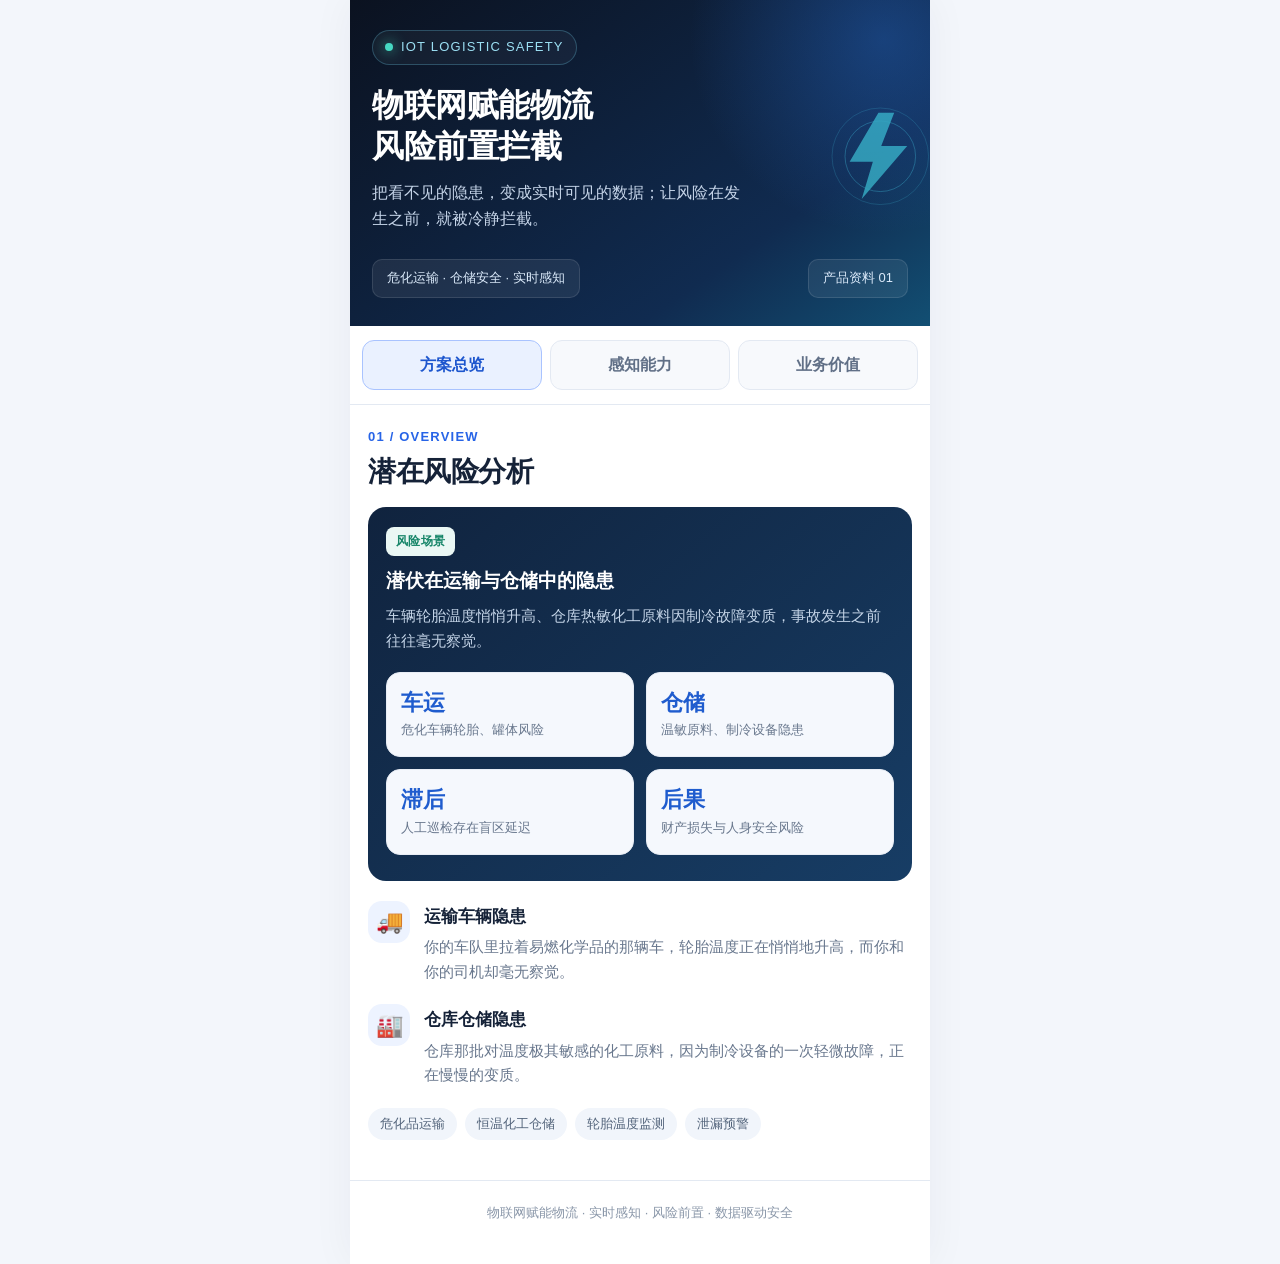
<file: index_wuliu_bak.html>
<!DOCTYPE html>
<html lang="zh-CN">
<head>
<meta charset="UTF-8">
<meta name="viewport" content="width=device-width, initial-scale=1.0, maximum-scale=5.0, viewport-fit=cover">
<meta name="theme-color" content="#0b1220">
<title>物联网赋能物流</title>
<style>
  /* 基础重置 + 手机字体放大 */
  * {
    box-sizing: border-box;
    -webkit-tap-highlight-color: transparent;
  }

  html {
    font-size: 18px; /* 根字号加大，方便 rem 缩放；但主要用 px 控制，这里确保 body 默认大 */
    scroll-behavior: smooth;
  }

  body {
    margin: 0;
    background: #f3f6fb;
    font-family: -apple-system, BlinkMacSystemFont, "Segoe UI", "PingFang SC",
                 "Hiragino Sans GB", "Microsoft YaHei", sans-serif;
    color: #152238;
    line-height: 1.6;
    font-size: 16px;        /* 基础字号比之前 13-14px 大 */
    padding: 0;
    /* 让手机可以正常滚动，并且点击不出现奇怪高亮 */
    min-height: 100vh;
    -webkit-font-smoothing: antialiased;
  }

  .app {
    max-width: 580px;       /* 稍宽一点，但保持手机友好 */
    margin: 0 auto;
    background: #fff;
    min-height: 100vh;
    box-shadow: 0 0 40px rgba(16, 33, 59, 0.05);
    padding-bottom: 10px;
    overflow-x: hidden;     /* 防止意外溢出 */
  }

  /* 所有按钮可点区域大，字体大 */
  button {
    font-family: inherit;
    font-size: 16px;
    cursor: pointer;
    touch-action: manipulation;
    border: none;
    background: none;
    color: inherit;
  }

  /* Hero 区域字体放大 */
  .hero {
    position: relative;
    overflow: hidden;
    padding: 30px 22px 28px;
    background: radial-gradient(circle at 92% 12%, #2b78e655, transparent 32%),
                linear-gradient(145deg, #0b1220, #102b50 72%, #124f73);
    color: #fff;
  }

  .eyebrow {
    display: inline-flex;
    align-items: center;
    gap: 8px;
    font-size: 13px;
    letter-spacing: 1.2px;
    color: #9bdff3;
    border: 1px solid #72d6f344;
    padding: 6px 12px;
    border-radius: 99px;
    background: #ffffff0a;
  }

  .dot {
    width: 8px;
    height: 8px;
    border-radius: 50%;
    background: #46d8c2;
    box-shadow: 0 0 14px #46d8c2;
  }

  .hero h1 {
    font-size: 32px;        /* 加大 */
    line-height: 1.3;
    margin: 20px 0 12px;
    letter-spacing: -0.5px;
    font-weight: 700;
  }

  .hero p {
    margin: 0;
    color: #c5d4e8;
    font-size: 16px;        /* 加大 */
    max-width: 380px;
    line-height: 1.65;
  }

  .hero-bottom {
    display: flex;
    align-items: center;
    justify-content: space-between;
    margin-top: 26px;
    gap: 12px;
    flex-wrap: wrap;
  }

  .hero-tag {
    font-size: 13px;
    color: #dbeafa;
    background: #ffffff12;
    border: 1px solid #ffffff1c;
    border-radius: 10px;
    padding: 8px 14px;
    white-space: nowrap;
  }

  .art-svg {
    position: absolute;
    right: -16px;
    top: 95px;
    width: 150px;
    height: 130px;
    opacity: 0.7;
    pointer-events: none;
  }

  /* 导航：加大按钮和字体，便于触摸 */
  .nav {
    display: flex;
    gap: 8px;
    padding: 14px 12px;
    position: sticky;
    top: 0;
    background: #ffffffed;
    backdrop-filter: blur(12px);
    z-index: 20;
    border-bottom: 1px solid #e3e9f2;
  }

  .nav button {
    flex: 1;
    min-width: 0;
    border: 1px solid #e3e9f2;
    background: #f7f9fc;
    color: #617087;
    padding: 14px 4px;       /* 更大的点击区域 */
    border-radius: 12px;
    font-size: 16px;         /* 加大 */
    font-weight: 650;
    text-align: center;
    transition: background 0.15s, color 0.15s, border-color 0.15s;
    line-height: 1.3;
    word-break: keep-all;
  }

  .nav button.active {
    background: #eaf1ff;
    border-color: #a9c3ff;
    color: #1d56ce;
  }

  /* 内容区 */
  .content {
    padding: 22px 18px 40px;
  }

  .section {
    display: none;
  }

  .section.active {
    display: block;
    animation: fade 0.25s ease;
  }

  @keyframes fade {
    from { opacity: 0.3; transform: translateY(6px); }
    to { opacity: 1; transform: none; }
  }

  .section-kicker {
    font-size: 13px;
    font-weight: 800;
    letter-spacing: 1.2px;
    color: #2764e7;
    text-transform: uppercase;
    margin-bottom: 6px;
  }

  .title {
    font-size: 28px;         /* 加大 */
    line-height: 1.3;
    margin: 6px 0 12px;
    letter-spacing: -0.4px;
    font-weight: 700;
  }

  .lead {
    font-size: 16px;
    color: #68778d;
    margin: 0 0 20px;
    line-height: 1.65;
  }

  /* 卡片：内边距更大，文字更大 */
  .card {
    border: 1px solid #e3e9f2;
    border-radius: 18px;
    padding: 20px 18px;
    margin: 16px 0;
    background: #fff;
  }

  .card.dark {
    background: linear-gradient(140deg, #10233e, #173d65);
    color: #fff;
    border: none;
  }

  .card h3 {
    margin: 0 0 10px;
    font-size: 19px;         /* 加大 */
    font-weight: 650;
    line-height: 1.4;
  }

  .card p {
    font-size: 15px;
    color: #68778d;
    margin: 0;
    line-height: 1.65;
  }

  .card.dark p {
    color: #c5d5e8;
  }

  .pill {
    display: inline-block;
    font-size: 12px;
    padding: 5px 10px;
    border-radius: 8px;
    background: #eaf7f4;
    color: #168568;
    margin-bottom: 12px;
    font-weight: 600;
    letter-spacing: 0.3px;
  }

  /* 指标网格：字体加大 */
  .metrics {
    display: grid;
    grid-template-columns: repeat(2, minmax(0, 1fr));
    gap: 12px;
    margin: 18px 0 6px;
  }

  .metric {
    padding: 16px 14px;
    border-radius: 14px;
    background: #f5f8fd;
    border: 1px solid #e8edf5;
  }

  .metric strong {
    display: block;
    font-size: 22px;        /* 加大 */
    color: #1f5cce;
    letter-spacing: -0.4px;
    line-height: 1.3;
    margin-bottom: 4px;
  }

  .metric span {
    font-size: 13px;
    color: #68778d;
    line-height: 1.45;
    display: block;
  }

  /* 特性条目 */
  .feature {
    display: flex;
    gap: 14px;
    margin: 20px 0;
    align-items: flex-start;
  }

  .feature-icon {
    width: 42px;
    height: 42px;
    flex: 0 0 42px;
    border-radius: 14px;
    background: #edf3ff;
    display: grid;
    place-items: center;
    color: #2764e7;
    font-size: 22px;
    font-weight: 500;
  }

  .feature b {
    font-size: 17px;        /* 加大 */
    display: block;
    margin: 2px 0 5px;
    font-weight: 650;
  }

  .feature p {
    font-size: 15px;
    color: #68778d;
    margin: 0;
    line-height: 1.65;
  }

  /* 引用块 */
  .quote {
    font-size: 17px;
    font-weight: 600;
    line-height: 1.7;
    border-left: 4px solid #27c3d5;
    padding: 8px 0 8px 16px;
    margin: 24px 0;
    color: #1a2c47;
    background: #f9fcff;
    border-radius: 0 12px 12px 0;
  }

  .tag-row {
    display: flex;
    gap: 8px;
    flex-wrap: wrap;
    margin-top: 16px;
  }

  .tag {
    font-size: 13px;
    padding: 7px 12px;
    background: #f1f5fb;
    color: #53647b;
    border-radius: 20px;
    font-weight: 500;
    line-height: 1.4;
  }

  .footer {
    padding: 22px 20px 30px;
    border-top: 1px solid #e3e9f2;
    color: #8a97a9;
    font-size: 13px;
    text-align: center;
    line-height: 1.6;
  }

  /* 提示条：字体加大、位置调整 */
  #toast {
    position: fixed;
    left: 50%;
    bottom: 30px;
    transform: translate(-50%, 30px);
    opacity: 0;
    pointer-events: none;
    background: #17253b;
    color: white;
    padding: 14px 22px;
    border-radius: 30px;
    font-size: 15px;
    box-shadow: 0 10px 30px rgba(0, 0, 0, 0.2);
    transition: 0.25s;
    z-index: 100;
    max-width: 90vw;
    white-space: nowrap;
    font-weight: 500;
  }

  /* 媒体查询：极小屏幕微调 */
  @media (max-width: 400px) {
    .hero h1 { font-size: 28px; }
    .title { font-size: 24px; }
    .metric strong { font-size: 20px; }
    .nav button { font-size: 15px; padding: 12px 2px; }
    .content { padding: 18px 14px 32px; }
    .hero-tag { font-size: 12px; padding: 6px 10px; white-space: normal; }
    .hero-bottom { justify-content: flex-start; }
  }

  /* 让点击区域更容易，链接和按钮都去掉默认外观 */
  button:focus-visible {
    outline: 2px solid #2764e7;
    outline-offset: 2px;
  }

  /* 防止图片或svg被选中 */
  .art-svg {
    user-select: none;
  }
</style>
</head>
<body>
<div class="app">
  <header class="hero">
    <span class="eyebrow"><span class="dot"></span> IOT LOGISTIC SAFETY</span>
    <h1>物联网赋能物流<br>风险前置拦截</h1>
    <p>把看不见的隐患，变成实时可见的数据；让风险在发生之前，就被冷静拦截。</p>
    <div class="hero-bottom">
      <span class="hero-tag">危化运输 · 仓储安全 · 实时感知</span>
      <span class="hero-tag">产品资料 01</span>
    </div>
    <svg class="art-svg" viewBox="0 0 160 140" fill="none" aria-hidden="true">
      <circle cx="90" cy="66" r="52" stroke="#45c7e2" stroke-opacity=".3" />
      <circle cx="90" cy="66" r="38" stroke="#45c7e2" stroke-opacity=".5" />
      <path d="M88 19L57 72H82L70 112L119 55H91L105 19Z" fill="#43d4e6" fill-opacity=".88" />
    </svg>
  </header>

  <!-- 导航按钮加大，更易触摸 -->
  <nav class="nav" aria-label="资料导航">
    <button class="active" data-tab="overview">方案总览</button>
    <button data-tab="capability">感知能力</button>
    <button data-tab="value">业务价值</button>
  </nav>

  <main class="content">
    <!-- 总览 -->
    <section class="section active" id="overview">
      <div class="section-kicker">01 / OVERVIEW</div>
      <h2 class="title">潜在风险分析</h2>
      <div class="card dark">
        <span class="pill">风险场景</span>
        <h3>潜伏在运输与仓储中的隐患</h3>
        <p>车辆轮胎温度悄悄升高、仓库热敏化工原料因制冷故障变质，事故发生之前往往毫无察觉。</p>
        <div class="metrics">
          <div class="metric"><strong>车运</strong><span>危化车辆轮胎、罐体风险</span></div>
          <div class="metric"><strong>仓储</strong><span>温敏原料、制冷设备隐患</span></div>
          <div class="metric"><strong>滞后</strong><span>人工巡检存在盲区延迟</span></div>
          <div class="metric"><strong>后果</strong><span>财产损失与人身安全风险</span></div>
        </div>
      </div>

      <div class="feature">
        <div class="feature-icon">🚚</div>
        <div>
          <b>运输车辆隐患</b>
          <p>你的车队里拉着易燃化学品的那辆车，轮胎温度正在悄悄地升高，而你和你的司机却毫无察觉。</p>
        </div>
      </div>

      <div class="feature">
        <div class="feature-icon">🏭</div>
        <div>
          <b>仓库仓储隐患</b>
          <p>仓库那批对温度极其敏感的化工原料，因为制冷设备的一次轻微故障，正在慢慢的变质。</p>
        </div>
      </div>
      <div class="tag-row">
        <span class="tag">危化品运输</span>
        <span class="tag">恒温化工仓储</span>
        <span class="tag">轮胎温度监测</span>
        <span class="tag">泄漏预警</span>
      </div>
    </section>

    <!-- 感知能力 -->
    <section class="section" id="capability">
      <div class="section-kicker">02 / CAPABILITY</div>
      <h2 class="title">物联网，让风险开始“说话”</h2>
      <p class="lead">它不是简单的定位，而是给风险点位部署传感器，让沉默的物理状态二十四小时向你喊话。</p>

      <div class="card dark">
        <span class="pill">感知能力</span>
        <h3>传感器代替人眼，7×24小时盯防</h3>
        <p>从前预防事故靠司机肉眼检查、保管员定期巡检；现在物联网传感器持续采集关键状态数据。</p>
        <div class="metrics">
          <div class="metric"><strong>胎压胎温</strong><span>轮胎内置传感器监测报警</span></div>
          <div class="metric"><strong>气体泄漏</strong><span>罐车气体传感器第一时间发现</span></div>
          <div class="metric"><strong>温湿度</strong><span>仓库探头自动上报调节</span></div>
          <div class="metric"><strong>AI预警</strong><span>提前识别过热等风险</span></div>
        </div>
      </div>

      <div class="feature">
        <div class="feature-icon">◉</div>
        <div>
          <b>轮胎传感器</b>
          <p>在轮胎里埋下一个传感器，实时监测胎压和温度，一旦异常就立即报警。</p>
        </div>
      </div>

      <div class="feature">
        <div class="feature-icon">☁</div>
        <div>
          <b>气体监测传感器</b>
          <p>在化学品运输罐车上安装气体监测传感器，泄漏第一时间就知道。</p>
        </div>
      </div>

      <div class="feature">
        <div class="feature-icon">🌡</div>
        <div>
          <b>温湿度探头</b>
          <p>在冷链仓库的每个角落部署温湿度探头，数据自动上报、自动调节。</p>
        </div>
      </div>

      <div class="card">
        <h3>用实时的数据拦截灾难</h3>
        <p>通过物联网实时监测，让AI高温预预警系统能够提前发现轮胎过热风险。</p>
      </div>

      <div class="quote">它让原本那些沉默的可能酝酿大祸的物理状态开始二十四小时向你喊话。</div>
    </section>

    <!-- 业务价值 -->
    <section class="section" id="value">
      <div class="section-kicker">03 / BUSINESS VALUE</div>
      <h2 class="title">不止预警，更是企业经营底气</h2>
      <p class="lead">解决的不只是经济损失，降低管理成本。</p>

      <div class="card dark">
        <span class="pill">商业价值</span>
        <h3>安全从成本支出变成可溢价竞争力</h3>
        <p>一套数据实时可查的安全管理系统。</p>
        <div class="metrics">
          <div class="metric"><strong>监管</strong><span>数据可追溯，合规有据</span></div>
          <div class="metric"><strong>保险</strong><span>安全评级提升</span></div>
          <div class="metric"><strong>竞争力</strong><span>安全能力形成业务溢价</span></div>
        </div>
      </div>

      <div class="feature">
        <div class="feature-icon">🛡</div>
        <div>
          <b>面对监管</b>
          <p>当你拥有一套被物联网严格监控，数据实时可查的安全管理系统。</p>
        </div>
      </div>

      <div class="feature">
        <div class="feature-icon">📈</div>
        <div>
          <b>经营层面收益</b>
          <p>你的安全评级上去了呢，保险费率可能就下来了。安全从一项成本支出变成一个可溢价的市场竞争力。</p>
        </div>
      </div>

      <div class="quote">所以物联网对你而言远不是几个报警器，它是悬在那些高风险高资产上的一个数字保险丝。</div>

      <div class="tag-row">
        <span class="tag">安全合规</span>
        <span class="tag">保险议价</span>
        <span class="tag">风险前置</span>
      </div>
    </section>
  </main>

  <footer class="footer">物联网赋能物流 · 实时感知 · 风险前置 · 数据驱动安全</footer>
</div>

<!-- Toast 提示 -->
<div id="toast">已复制</div>

<script>
  (function() {
    // 导航切换
    const buttons = [...document.querySelectorAll('[data-tab]')];
    const sections = [...document.querySelectorAll('.section')];

    buttons.forEach(btn => {
      btn.addEventListener('click', function() {
        // 切换 active 状态
        buttons.forEach(b => b.classList.toggle('active', b === btn));
        sections.forEach(s => s.classList.toggle('active', s.id === btn.dataset.tab));
        // 平滑滚动到顶部（兼容手机）
        window.scrollTo({ top: 0, behavior: 'smooth' });
      });
    });

    // 提示条工具
    const toastEl = document.getElementById('toast');
    let toastTimer = null;

    function showToast(msg) {
      toastEl.textContent = msg || '已复制';
      toastEl.style.opacity = '1';
      toastEl.style.transform = 'translate(-50%, 0)';
      if (toastTimer) clearTimeout(toastTimer);
      toastTimer = setTimeout(() => {
        toastEl.style.opacity = '0';
        toastEl.style.transform = 'translate(-50%, 30px)';
      }, 2100);
    }

    // 复制文本（保留原本功能，但不强制使用）
    async function copyText(text) {
      try {
        await navigator.clipboard.writeText(text);
        showToast('已复制到剪贴板');
      } catch (e) {
        // 降级方案
        const ta = document.createElement('textarea');
        ta.value = text;
        ta.style.position = 'fixed';
        ta.style.opacity = '0';
        ta.style.top = '0';
        ta.style.left = '0';
        document.body.appendChild(ta);
        ta.select();
        try {
          document.execCommand('copy');
          showToast('已复制');
        } catch (err) {
          showToast('请长按手动复制');
        }
        ta.remove();
      }
    }

    // 将复制功能暴露给可能的调用，但页面没有复制按钮，无需额外绑定
    // 如果未来有元素带 data-copy 可以绑定，这里保留
    document.querySelectorAll('[data-copy]').forEach(el => {
      el.addEventListener('click', () => {
        copyText(el.dataset.copy || el.textContent.trim());
      });
    });
  })();
</script>
</body>
</html>
</file>
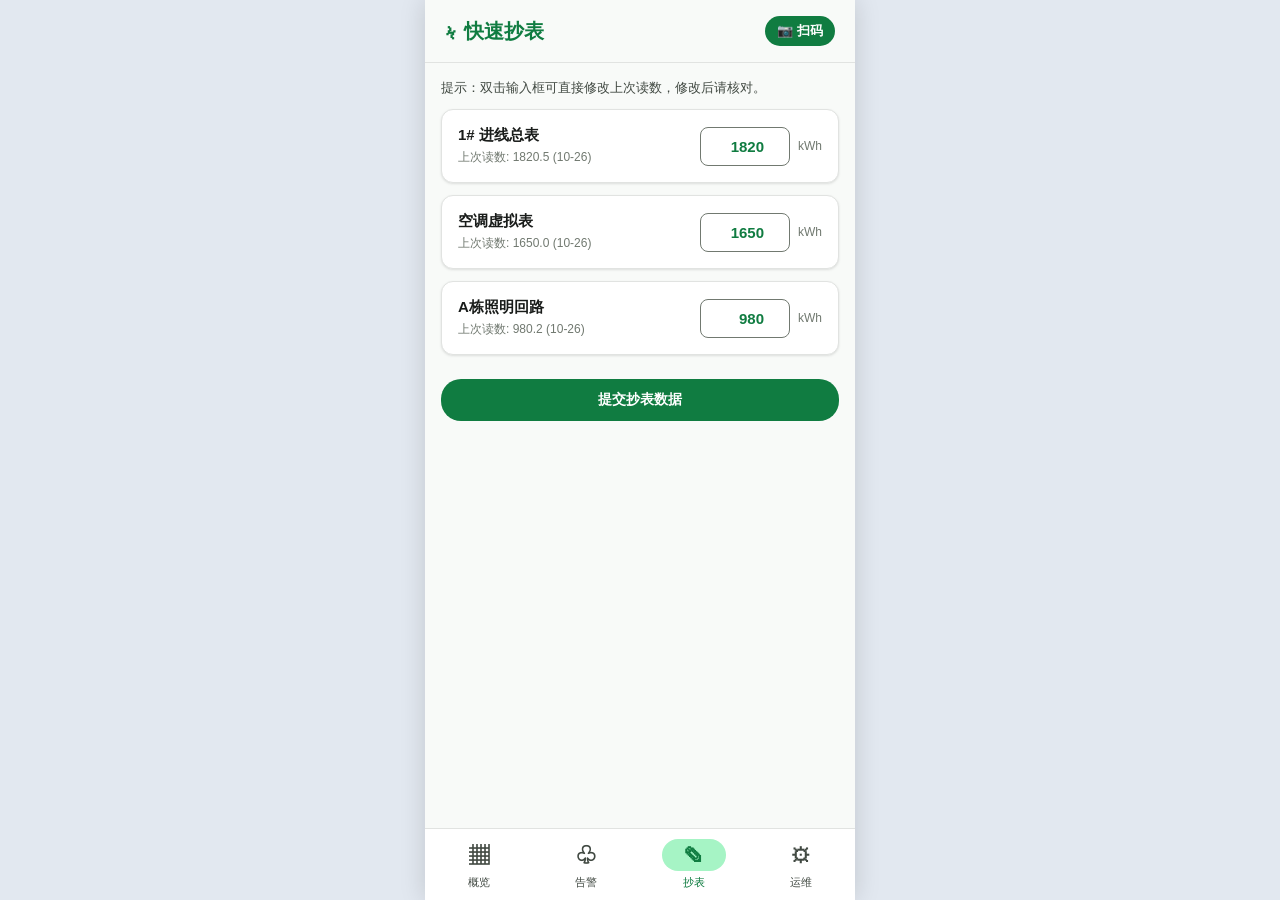
<file: meter.html>
<!DOCTYPE html>
<html lang="zh-CN">
<head>
<meta charset="UTF-8" />
<meta name="viewport" content="width=device-width, initial-scale=1.0, maximum-scale=1.0, user-scalable=no, viewport-fit=cover" />
<title>抄表</title>
<link rel="stylesheet" href="common.css">
<style>
  .meter-list { display: flex; flex-direction: column; gap: 12px; }
  .meter-item { background: white; border-radius: 12px; padding: 16px; box-shadow: var(--elevation-1); display: flex; justify-content: space-between; align-items: center; border: 1px solid var(--surface-variant); }
  .meter-info h4 { font-size: 15px; margin-bottom: 4px; }
  .meter-info p { font-size: 12px; color: var(--outline); }
  .meter-input-wrap { display: flex; align-items: center; gap: 8px; }
  .meter-input { width: 90px; padding: 10px; border: 1px solid var(--outline); border-radius: 8px; text-align: right; font-size: 15px; font-weight: 700; color: var(--primary); outline: none; }
  .meter-input:focus { border-color: var(--primary); }
</style>
</head>
<body>
<div class="app-container">
  <header class="app-bar">
    <div class="app-bar-title">快速抄表</div>
    <div class="app-bar-action" style="background:var(--primary); color:white;" onclick="showToast('调起相机扫码')">📷 扫码</div>
  </header>

  <div class="page-viewport">
    <div class="page active">
      <div style="font-size:13px; color:var(--on-surface-variant); margin-bottom:12px;">提示：双击输入框可直接修改上次读数，修改后请核对。</div>
      
      <div class="meter-list">
        <div class="meter-item">
          <div class="meter-info">
            <h4>1# 进线总表</h4>
            <p>上次读数: 1820.5 (10-26)</p>
          </div>
          <div class="meter-input-wrap">
            <input type="number" class="meter-input" value="1820" onfocus="this.value=''">
            <span style="font-size:12px; color:var(--outline);">kWh</span>
          </div>
        </div>

        <div class="meter-item">
          <div class="meter-info">
            <h4>空调虚拟表</h4>
            <p>上次读数: 1650.0 (10-26)</p>
          </div>
          <div class="meter-input-wrap">
            <input type="number" class="meter-input" value="1650" onfocus="this.value=''">
            <span style="font-size:12px; color:var(--outline);">kWh</span>
          </div>
        </div>

        <div class="meter-item">
          <div class="meter-info">
            <h4>A栋照明回路</h4>
            <p>上次读数: 980.2 (10-26)</p>
          </div>
          <div class="meter-input-wrap">
            <input type="number" class="meter-input" value="980" onfocus="this.value=''">
            <span style="font-size:12px; color:var(--outline);">kWh</span>
          </div>
        </div>
      </div>

      <button class="m3-btn primary" style="margin-top: 24px;" onclick="showToast('所有读数已提交成功！')">提交抄表数据</button>
    </div>
  </div>

  <nav class="bottom-nav">
    <a href="index.html" class="nav-item"><div class="nav-indicator"><span class="nav-icon">▦</span></div><div>概览</div></a>
    <a href="alerts.html" class="nav-item"><div class="nav-indicator"><span class="nav-icon">♧</span></div><div>告警</div></a>
    <a href="meter.html" class="nav-item active"><div class="nav-indicator"><span class="nav-icon">✎</span></div><div>抄表</div></a>
    <a href="devices.html" class="nav-item"><div class="nav-indicator"><span class="nav-icon">⚙</span></div><div>运维</div></a>
  </nav>
</div>
<div class="toast" id="toast">操作成功</div>
<script src="common.js"></script>
</body>
</html>
</file>
<file: common.css>
:root {
  --primary: #107C41; --on-primary: #FFFFFF;
  --primary-container: #A6F4C5; --on-primary-container: #002110;
  --surface: #F8FAF8; --surface-variant: #E1E3E1;
  --on-surface: #191C1A; --on-surface-variant: #414942;
  --outline: #717970;
  --blue: #3B82F6; --orange: #F59E0B; --red: #EF4444; --green: #10B981;
  --elevation-1: 0 1px 3px rgba(0,0,0,0.08), 0 1px 2px rgba(0,0,0,0.04);
  --elevation-2: 0 4px 6px -1px rgba(0,0,0,0.08), 0 2px 4px -1px rgba(0,0,0,0.04);
}
* { margin: 0; padding: 0; box-sizing: border-box; -webkit-tap-highlight-color: transparent; }
body { font-family: -apple-system, 'PingFang SC', sans-serif; background-color: #E2E8F0; display: flex; justify-content: center; color: var(--on-surface); overflow: hidden; }
.app-container { width: 100%; max-width: 430px; height: 100vh; background-color: var(--surface); position: relative; display: flex; flex-direction: column; box-shadow: 0 0 24px rgba(0,0,0,0.15); overflow: hidden; }

/* 顶部 AppBar */
.app-bar { background: var(--surface); padding: calc(16px + env(safe-area-inset-top)) 20px 16px; display: flex; justify-content: space-between; align-items: center; flex-shrink: 0; z-index: 10; border-bottom: 1px solid var(--surface-variant); }
.app-bar-title { font-size: 20px; font-weight: 700; color: var(--primary); display: flex; align-items: center; gap: 8px; }
.app-bar-title::before { content: "ϟ"; font-size: 22px; }
.app-bar-action { background: #E8F5E9; color: var(--primary); font-size: 13px; font-weight: 600; padding: 6px 12px; border-radius: 16px; transition: 0.2s; cursor: pointer; }
.app-bar-action:active { background: #C8E6C9; transform: scale(0.95); }

/* 页面视口与转场动画 */
.page-viewport { flex: 1; overflow: hidden; position: relative; }
.page { position: absolute; top: 0; left: 0; width: 100%; height: 100%; overflow-y: auto; padding: 16px 16px calc(80px + env(safe-area-inset-bottom)); opacity: 0; transform: translateY(15px) scale(0.98); pointer-events: none; transition: all 0.3s cubic-bezier(0.2, 0.8, 0.2, 1); }
.page.active { opacity: 1; transform: translateY(0) scale(1); pointer-events: auto; }
.page::-webkit-scrollbar { display: none; }

/* 通用组件 */
.m3-card { background: white; border-radius: 16px; padding: 16px; margin-bottom: 16px; box-shadow: var(--elevation-1); }
.section-title { font-size: 16px; font-weight: 600; margin-bottom: 12px; display: flex; justify-content: space-between; align-items: center; }
.m3-btn { padding: 12px 24px; border-radius: 20px; font-size: 14px; font-weight: 600; border: none; cursor: pointer; transition: 0.2s; display: flex; justify-content: center; align-items: center; gap: 8px; }
.m3-btn.primary { background: var(--primary); color: white; width: 100%; }
.m3-btn.primary:active { background: #0d6133; transform: scale(0.98); }
.m3-btn.outline { background: transparent; border: 1px solid var(--outline); color: var(--on-surface); }
.m3-btn.outline:active { background: var(--surface-variant); }
.m3-btn.danger { background: #FEE2E2; color: var(--red); }

/* 底部导航 */
.bottom-nav { position: absolute; bottom: 0; width: 100%; height: 72px; background: rgba(255, 255, 255, 0.95); backdrop-filter: blur(10px); border-top: 1px solid var(--surface-variant); display: flex; justify-content: space-around; align-items: center; padding-bottom: env(safe-area-inset-bottom); z-index: 100; }
.nav-item { display: flex; flex-direction: column; align-items: center; font-size: 11px; color: var(--on-surface-variant); gap: 2px; flex: 1; padding: 8px 0; transition: all 0.2s; text-decoration: none;}
.nav-item.active { color: var(--primary); }
.nav-indicator { display: flex; align-items: center; justify-content: center; width: 64px; height: 32px; border-radius: 16px; margin-bottom: 2px; transition: all 0.3s; }
.nav-item.active .nav-indicator { background: var(--primary-container); color: var(--primary); }
.nav-icon { font-size: 20px; font-weight: bold; }

/* Toast */
.toast { position: fixed; bottom: calc(72px + env(safe-area-inset-bottom) + 16px); left: 50%; transform: translateX(-50%) translateY(10px); background: #333; color: white; padding: 10px 20px; border-radius: 8px; font-size: 13px; opacity: 0; transition: all 0.3s; pointer-events: none; z-index: 999; white-space: nowrap; box-shadow: var(--elevation-2); }
.toast.show { opacity: 1; transform: translateX(-50%) translateY(0); }
</file>
